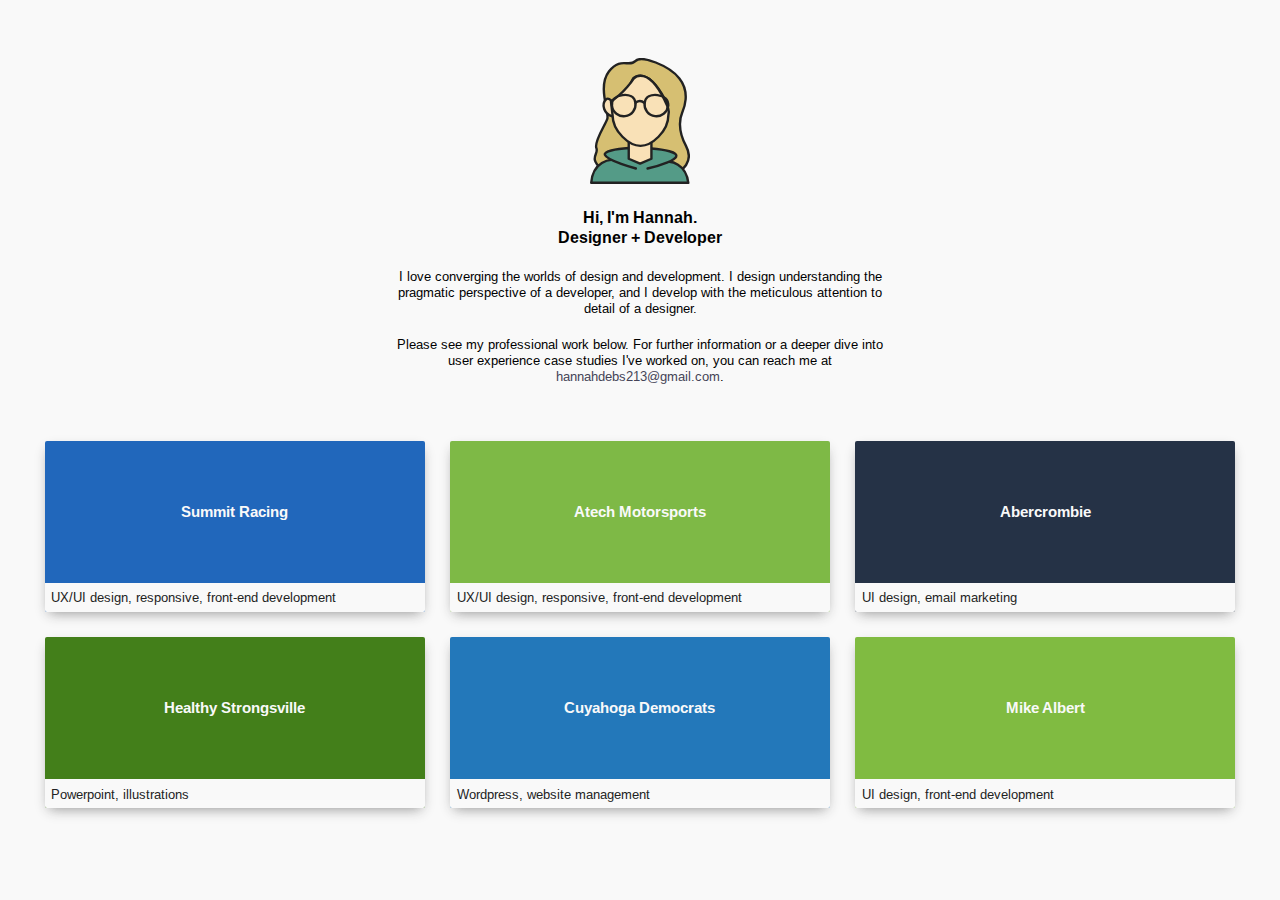
<file: index.html>
<!DOCTYPE html>
<html lang="en-us">
  <head>
    <!-- Global site tag (gtag.js) - Google Analytics -->
    <script async src="https://www.googletagmanager.com/gtag/js?id=UA-117753368-2"></script>
    <script>
      window.dataLayer = window.dataLayer || [];
      function gtag(){dataLayer.push(arguments);}
      gtag('js', new Date());

      gtag('config', 'UA-117753368-2');
    </script>
  
    <meta charset="utf-8">
    <meta http-equiv="X-UA-Compatible" content="IE=EDGE">
    <meta name="viewport" content="width=device-width, initial-scale=1">
    <title>Hannah Debenham</title> 
    <!-- CSS -->
    <link rel="stylesheet" href="code/styles/style.css">  
</head>
    
<body>
<!-- STICKY HEADER -->    
<header>
<!--    <div class="top-nav">
        <ul class="nav-wrap">
            <li><a href="#">Home</a></li>
            <ul>
                <li><a href="#">Work</a></li>
                <li><a href="#">Creative</a></li>
                <li><a href="#">About Me</a></li>
            </ul>    
        </ul>   
    </div>-->
</header>
    
<!-- INTRO SECTION -->    
<section class="intro">
    <img src="debs-icon-1.svg">
    <h2>Hi, I'm Hannah.</h2>
    <h2>Designer + Developer</h2>
    <p>I love converging the worlds of design and development. I design understanding the pragmatic perspective of a developer, and I develop with the meticulous attention to detail of a designer. </p>
    <p>Please see my professional work below. For further information or a deeper dive into user experience case studies I've worked on, you can reach me at <a href="mailto:hannahdebs213@gmail.com">hannahdebs213@gmail.com</a>.</p>
</section>

<!-- WORK SECTION -->
<section>
    <div class="work-wrap">
        <a href="#" id="sre-btn" class="work-item"><div class="summit-racing">
            <h3>Summit Racing</h3>
            <div class="description">
                <p>UX/UI design, responsive, front-end development</p>
            </div>
        </div>
        </a>  
        
        <a href="#" id="ams-btn" class="work-item">
        <div class="ams">
            <h3>Atech Motorsports</h3>
            <div class="description">
                <p>UX/UI design, responsive, front-end development</p>
            </div>
        </div>
        </a>
        
        <a href="#" id="anf-btn" class="work-item">
        <div class="abercrombie">
            <h3>Abercrombie</h3>
            <div class="description">
                <p>UI design, email marketing</p>
            </div>
        </div>
        </a>
        
        <a href="#" id="hstr-btn" class="work-item">
        <div class="healthy-strongsville">
            <h3>Healthy Strongsville</h3>
            <div class="description">
                <p>Powerpoint, illustrations</p>
            </div>
        </div>
        </a>
        
        <a href="#" id="ccdp-btn" class="work-item">
        <div class="ccdp">
            <h3>Cuyahoga Democrats</h3>
            <div class="description">
                <p>Wordpress, website management</p>
            </div>
        </div>
        </a>    
        
        <a href="#" id="ma-btn" class="work-item">    
        <div class="mike-albert">
            <h3>Mike Albert</h3>
            <div class="description">
                <p>UI design, front-end development</p>
            </div>
        </div>
        </a>    
    </div>
</section>
    
<!-- WORK MODALS -->
    <!-- SRE -->
<div id="sre-modal" class="work-modal">
    <div class="modal-content">
        <div class="modal-head">
            <span class="close">&times;</span>
            <h1>Summit</h1>
        </div>
        <div class="modal-body">
            <div class="work-description">
                <h3>Summit Racing</h3>
                <p>As a web designer for Summit Racing Equipment, I doubled as designer and developer. For Summit's full-site redesign, my role was to design a dynamic homepage that would allow the marketing team the ability to change content and format as they saw fit.</p>

                <p>To accomplish this task, I used Adobe Photoshop and Illustrator for prototyping and mockups. I used HTML, CSS (Sass) and JavaScript, to build this page.</p>

                <p>I also worked on an internal project to redesign the company's order processing software. My role was to develop, conduct and analyze user tests.</p>
                
                <a href="www.summitracing.com" target="_blank">Visit The Website</a>
            </div>
            
            <img src="sre-D-comps.png">

        </div>
    </div>    
</div>
    <!-- AMS -->
<div id="ams-modal" class="work-modal">
    <div class="modal-content">
        <div class="modal-head">
            <span class="close">&times;</span>
            <h1>Atech</h1>
        </div>
        <div class="modal-body">
            <div class="work-description">
                <h3>Atech Motorsports</h3>
                <p>While working with Atech, I helped to update the website, both in design and tech. I was the lead designer for a partial-site redesign. Atech updated from a website available to view from the public to a customer-only access site. My role was to create a landing page that enticed potential customers and to simplify the application process. </p>

                <p>To accomplish this task, I used Adobe Photoshop and Illustrator for prototyping and mockups. I used HTML, CSS (Sass) and JavaScript, to build these pages.</p>

                <p>Atech was a unique company to work with. As a B2B company, there were multiple user experiences to consider and the constraints of what could be shown to the customer differed from that of a B2C company. I really enjoyed working on this project.</p>
                
                <a href="https://www.atechmotorsports.com/" target="_blank">Visit The Website</a>
            </div>
            
            <img src="ams-D-comps.png">

        </div>
    </div>    
</div>    
    <!-- ABERCROMBIE -->
<div id="anf-modal" class="work-modal">
    <div class="modal-content">
        <div class="modal-head">
            <span class="close">&times;</span>
            <h1>Abercrombie</h1>
        </div>
        <div class="modal-body">
            <div class="work-description">
                <h3>Abercrombie &amp; Fitch</h3>
                <p>My role at Abercrombie was to design homepage marketing layouts. I had to adhere to brand guidelines and follow seasonal stories. </p>

                <p>To accomplish this role, I used Adobe Photoshop and Illustrator for prototyping and mockups. I worked with photographers and videographers to coordinate specific images and product stories.</p>

                <p>Another role of mine was to prepare seasonal design assets for the Black Friday/Cyber Monday sale.</p>
                
                <a href="www.abercrombie.com" target="_blank">Visit The Website</a>
            </div>
            
            <img src="anf-D-comps.png">
            
        </div>
    </div>    
</div>
    <!-- HEALTHY STRONGSVILLE -->
<div id="hstr-modal" class="work-modal">
    <div class="modal-content">
        <div class="modal-head">
            <span class="close">&times;</span>
            <h1>Healthy Strongsville</h1>
        </div>
        <div class="modal-body">
            <div class="work-description">
                <h3>Healthy Strongsville</h3>
                <p>For this project, I helped out a health insurance brokerage in its efforts to become the health insurance consultants to the city of Strongsville. I created an interactive presentation using Microsoft Powerpoint and custom illustrations depicting the city's historical buildings.</p>
            </div>
            
            <img src="hstr-D-comps.png">

        </div>
    </div>    
</div>
    <!-- CCDP -->
<div id="ccdp-modal" class="work-modal">
    <div class="modal-content">
        <div class="modal-head">
            <span class="close">&times;</span>
            <h1>CCDP</h1>
        </div>
        <div class="modal-body">
            <div class="work-description">
                <h3>Cuyahoga Democrats</h3>
                <p>As the Cuyahoga Democrats were transitioning to a new website, they brought me on to help transfer and update content. I worked alongside the designer in creating new pages and updating functionality. </p>

                <p>Now that the new site has launched, I am responsible for maintaining it.</p>
                
                <a href="www.cuydem.com" target="_blank">Visit The Website</a>
            </div>
            
            <img src="CCDP-D-comps.png">
        </div>
    </div>    
</div>    
    <!-- MIKE ALBERT -->
<div id="ma-modal" class="work-modal">
    <div class="modal-content">
        <div class="modal-head">
            <span class="close">&times;</span>
            <h1>Mike Albert</h1>
        </div>
        <div class="modal-body">
            <div class="work-description">
                <h3>Mike Albert Fleet Solutions</h3>
                <p>While working with Mike Albert, I helped to visualize data and design user flows for the company's telematics and fleet management software, Overdrive.</p>

                <p>To accomplish this task, I used Adobe Photoshop and Illustrator for prototyping and mockups. I used HTML, CSS (Sass) and JavaScript, to build these pages and features.</p>
                
                <p>*Overdrive is not available for public viewing. Please visit Mike Albert's marketing website for further information.</p>
                
                <a href="https://www.mikealbert.com/" target="_blank">Visit The Website</a>
            </div>
            
            <img src="MA-D-comps.png">
            
        </div>
    </div>    
</div>    
    
    
</body>
<script type="text/javascript" src="code/javascript/main.js"></script> 
</html>
</file>
<file: code/styles/style.css>
/******* MAIN STYLE SHEET FOR PORTFOLIO ******/
@import url("https://fonts.googleapis.com/css?family=Arimo:400,700|Raleway:700&display=swap");
/* line 1, /Users/hannahdebenham/Code/Portfolio/code/styles/base/_reset.scss */
*,
*::before,
*::after {
  box-sizing: border-box; }

/* line 7, /Users/hannahdebenham/Code/Portfolio/code/styles/base/_reset.scss */
html {
  font-size: 16px; }

/* line 11, /Users/hannahdebenham/Code/Portfolio/code/styles/base/_reset.scss */
a {
  text-decoration: none;
  cursor: pointer; }

/* line 16, /Users/hannahdebenham/Code/Portfolio/code/styles/base/_reset.scss */
button {
  background-color: transparent;
  color: inherit;
  border-width: 0;
  padding: 0;
  cursor: pointer; }

/* line 24, /Users/hannahdebenham/Code/Portfolio/code/styles/base/_reset.scss */
ul, ol {
  margin: 0;
  padding: 0;
  list-style: none; }

/* line 30, /Users/hannahdebenham/Code/Portfolio/code/styles/base/_reset.scss */
li {
  text-decoration: none; }

/* line 34, /Users/hannahdebenham/Code/Portfolio/code/styles/base/_reset.scss */
h1, h2, h3, h4, h5, h6 {
  margin: 0;
  font-size: inherit;
  font-weight: inherit; }

/* line 40, /Users/hannahdebenham/Code/Portfolio/code/styles/base/_reset.scss */
p {
  margin: 0; }

/***** VARIABLES *****/
/***** COLORS *****/
/***** 12 COLUMN GRID *****/
/* line 5, /Users/hannahdebenham/Code/Portfolio/code/styles/layout/_grid.scss */
.row:after {
  display: block;
  clear: both;
  content: ''; }

/* line 14, /Users/hannahdebenham/Code/Portfolio/code/styles/layout/_grid.scss */
.row + .row {
  margin-top: 3%; }

/* line 19, /Users/hannahdebenham/Code/Portfolio/code/styles/layout/_grid.scss */
[class^="col-"] {
  float: left;
  margin-right: 3%; }
  /* line 23, /Users/hannahdebenham/Code/Portfolio/code/styles/layout/_grid.scss */
  [class^="col-"]:last-child {
    margin-right: 0; }

/* line 28, /Users/hannahdebenham/Code/Portfolio/code/styles/layout/_grid.scss */
.col-1 {
  width: 5.58333%; }

/* line 32, /Users/hannahdebenham/Code/Portfolio/code/styles/layout/_grid.scss */
.col-2 {
  width: 14.16667%; }

/* line 36, /Users/hannahdebenham/Code/Portfolio/code/styles/layout/_grid.scss */
.col-3 {
  width: 22.75%; }

/* line 40, /Users/hannahdebenham/Code/Portfolio/code/styles/layout/_grid.scss */
.col-4 {
  width: 31.33333%; }

/* line 44, /Users/hannahdebenham/Code/Portfolio/code/styles/layout/_grid.scss */
.col-5 {
  width: 39.91667%; }

/* line 48, /Users/hannahdebenham/Code/Portfolio/code/styles/layout/_grid.scss */
.col-6 {
  width: 48.5%; }

/* line 52, /Users/hannahdebenham/Code/Portfolio/code/styles/layout/_grid.scss */
.col-7 {
  width: 57.08333%; }

/* line 56, /Users/hannahdebenham/Code/Portfolio/code/styles/layout/_grid.scss */
.col-8 {
  width: 65.66667%; }

/* line 60, /Users/hannahdebenham/Code/Portfolio/code/styles/layout/_grid.scss */
.col-9 {
  width: 74.25%; }

/* line 64, /Users/hannahdebenham/Code/Portfolio/code/styles/layout/_grid.scss */
.col-10 {
  width: 82.83333%; }

/* line 68, /Users/hannahdebenham/Code/Portfolio/code/styles/layout/_grid.scss */
.col-11 {
  width: 91.41667%; }

/* line 72, /Users/hannahdebenham/Code/Portfolio/code/styles/layout/_grid.scss */
.col-12 {
  width: 100%; }

/***** MEDIA QUERIES *****/
/***** BASIC LAYOUT STYLES *****/
/***** TOP NAVIGATION *****/
/* line 6, /Users/hannahdebenham/Code/Portfolio/code/styles/layout/_layout.scss */
ul.nav-wrap {
  display: flex;
  justify-content: space-between;
  padding: 1.5rem; }
  /* line 11, /Users/hannahdebenham/Code/Portfolio/code/styles/layout/_layout.scss */
  ul.nav-wrap ul {
    display: flex;
    justify-content: flex-end; }
    /* line 15, /Users/hannahdebenham/Code/Portfolio/code/styles/layout/_layout.scss */
    ul.nav-wrap ul li {
      margin-left: 1.5rem; }

/***** INTRO *****/
/* line 22, /Users/hannahdebenham/Code/Portfolio/code/styles/layout/_layout.scss */
.intro {
  padding-top: 50px;
  text-align: center; }
  /* line 26, /Users/hannahdebenham/Code/Portfolio/code/styles/layout/_layout.scss */
  .intro svg, .intro img {
    max-width: 100px;
    margin-bottom: 20px; }
  /* line 31, /Users/hannahdebenham/Code/Portfolio/code/styles/layout/_layout.scss */
  .intro p {
    max-width: 80%;
    margin: 20px auto; }
  @media (min-width: 992px) {
    /* line 37, /Users/hannahdebenham/Code/Portfolio/code/styles/layout/_layout.scss */
    .intro p {
      max-width: 40%; } }

/***** WORK *****/
/* line 45, /Users/hannahdebenham/Code/Portfolio/code/styles/layout/_layout.scss */
div.work-wrap {
  display: flex;
  justify-content: space-around;
  flex-wrap: wrap;
  padding: 1.5rem; }
  /* line 51, /Users/hannahdebenham/Code/Portfolio/code/styles/layout/_layout.scss */
  div.work-wrap .work-item {
    margin: .8rem;
    display: flex;
    flex-direction: column;
    justify-content: center;
    align-items: center;
    flex: 1 1 30%; }
    /* line 59, /Users/hannahdebenham/Code/Portfolio/code/styles/layout/_layout.scss */
    div.work-wrap .work-item div {
      width: 100%; }
    /* line 63, /Users/hannahdebenham/Code/Portfolio/code/styles/layout/_layout.scss */
    div.work-wrap .work-item h3 {
      margin: 4em 0;
      text-align: center; }
    /* line 68, /Users/hannahdebenham/Code/Portfolio/code/styles/layout/_layout.scss */
    div.work-wrap .work-item div.description {
      padding: .5em;
      justify-self: flex-end; }

/***** MEDIA QUERIES *****/
/***** GOOGLE FONTS: ARIMO & RALEWAY
       RALEWAY FOR H1
       ARIMO FOR OTHER HEADERS AND BODY COPY
*****/
/* line 8, /Users/hannahdebenham/Code/Portfolio/code/styles/partials/_type.scss */
h1 {
  font-family: 'Raleway', sans-serif;
  font-weight: 700;
  text-transform: uppercase; }

/* line 14, /Users/hannahdebenham/Code/Portfolio/code/styles/partials/_type.scss */
h2, h3, h4, h5, h6 {
  font-family: 'Arimo', sans-serif;
  font-weight: 700; }

/* line 19, /Users/hannahdebenham/Code/Portfolio/code/styles/partials/_type.scss */
h3 {
  font-size: 1.2em; }

/* line 24, /Users/hannahdebenham/Code/Portfolio/code/styles/partials/_type.scss */
p, a {
  font-family: 'Arimo', sans-serif;
  font-weight: 400;
  font-size: .8rem; }

/***** VARIABLES *****/
/***** COLORS *****/
/***** CSS ANIMATIONS *****/
/***** STYLESHEET FOR WORK MODALS *****/
/***** VARIABLES *****/
/***** COLORS *****/
/***** MEDIA QUERIES *****/
/* line 5, /Users/hannahdebenham/Code/Portfolio/code/styles/modules/_modals.scss */
.work-modal {
  width: 100%;
  height: 100%;
  position: fixed;
  top: 0;
  left: 0;
  z-index: 10;
  overflow: auto;
  background: #222222;
  background: rgba(32, 32, 32, 0.8); }

/* line 17, /Users/hannahdebenham/Code/Portfolio/code/styles/modules/_modals.scss */
.modal-content {
  width: 90%;
  margin: 5% auto;
  background-color: #f9f9f9;
  border-radius: 2px; }
  /* line 23, /Users/hannahdebenham/Code/Portfolio/code/styles/modules/_modals.scss */
  .modal-content .modal-head {
    width: 100%;
    height: 200px;
    position: relative;
    padding: 1.2rem; }
    /* line 29, /Users/hannahdebenham/Code/Portfolio/code/styles/modules/_modals.scss */
    .modal-content .modal-head h1 {
      position: absolute;
      color: #f9f9f9; }
  /* line 36, /Users/hannahdebenham/Code/Portfolio/code/styles/modules/_modals.scss */
  .modal-content .modal-body {
    padding: 1.2rem;
    display: flex;
    justify-content: space-around;
    flex-direction: column-reverse; }
    /* line 42, /Users/hannahdebenham/Code/Portfolio/code/styles/modules/_modals.scss */
    .modal-content .modal-body .work-description {
      max-width: 100%;
      padding-right: 1.2rem;
      margin-top: 50px; }
      /* line 46, /Users/hannahdebenham/Code/Portfolio/code/styles/modules/_modals.scss */
      .modal-content .modal-body .work-description h3 {
        color: #222222;
        padding-bottom: 5px;
        border-bottom: 3px solid #222222;
        margin-bottom: 20px; }
      /* line 52, /Users/hannahdebenham/Code/Portfolio/code/styles/modules/_modals.scss */
      .modal-content .modal-body .work-description p {
        margin-bottom: 10px;
        font-size: .7rem;
        line-height: .9rem; }
      /* line 57, /Users/hannahdebenham/Code/Portfolio/code/styles/modules/_modals.scss */
      .modal-content .modal-body .work-description p.footnote {
        font-size: .6rem; }
    /* line 63, /Users/hannahdebenham/Code/Portfolio/code/styles/modules/_modals.scss */
    .modal-content .modal-body img {
      width: 100%; }

/* line 69, /Users/hannahdebenham/Code/Portfolio/code/styles/modules/_modals.scss */
.close {
  color: #f9f9f9;
  float: right;
  font-size: 28px;
  font-weight: bold;
  cursor: pointer; }

/***** BACKGROUND COLORS *****/
/* line 79, /Users/hannahdebenham/Code/Portfolio/code/styles/modules/_modals.scss */
#sre-modal .modal-head {
  background-color: #2167bb; }

/* line 85, /Users/hannahdebenham/Code/Portfolio/code/styles/modules/_modals.scss */
#ams-modal .modal-head {
  background-color: #7eb946; }

/* line 91, /Users/hannahdebenham/Code/Portfolio/code/styles/modules/_modals.scss */
#anf-modal .modal-head {
  background-color: #253246; }

/* line 97, /Users/hannahdebenham/Code/Portfolio/code/styles/modules/_modals.scss */
#hstr-modal .modal-head {
  background-color: #437f1a; }

/* line 103, /Users/hannahdebenham/Code/Portfolio/code/styles/modules/_modals.scss */
#ccdp-modal .modal-head {
  background-color: #2378ba; }

/* line 109, /Users/hannahdebenham/Code/Portfolio/code/styles/modules/_modals.scss */
#ma-modal .modal-head {
  background-color: #80bb41; }

/* line 115, /Users/hannahdebenham/Code/Portfolio/code/styles/modules/_modals.scss */
#sre-modal, #ams-modal, #hstr-modal, #ma-modal, #ccdp-modal {
  display: none; }
  /* line 118, /Users/hannahdebenham/Code/Portfolio/code/styles/modules/_modals.scss */
  #sre-modal h1, #ams-modal h1, #hstr-modal h1, #ma-modal h1, #ccdp-modal h1 {
    bottom: -11px;
    font-size: 3em;
    left: 50%;
    transform: translateX(-50%);
    white-space: nowrap; }

/* line 127, /Users/hannahdebenham/Code/Portfolio/code/styles/modules/_modals.scss */
#hstr-modal, #anf-modal {
  display: none; }
  /* line 130, /Users/hannahdebenham/Code/Portfolio/code/styles/modules/_modals.scss */
  #hstr-modal h1, #anf-modal h1 {
    bottom: -7px;
    font-size: 2em;
    left: 50%;
    transform: translateX(-50%);
    white-space: nowrap; }

/***** MEDIA QUERIES *****/
/***** MEDIUM *****/
@media (min-width: 768px) {
  /* line 144, /Users/hannahdebenham/Code/Portfolio/code/styles/modules/_modals.scss */
  .modal-content .modal-body {
    justify-content: space-around;
    align-content: center;
    flex-direction: row; }
    /* line 149, /Users/hannahdebenham/Code/Portfolio/code/styles/modules/_modals.scss */
    .modal-content .modal-body .work-description {
      max-width: 300px; }
    /* line 153, /Users/hannahdebenham/Code/Portfolio/code/styles/modules/_modals.scss */
    .modal-content .modal-body img {
      max-width: 50%;
      margin-top: -15%;
      z-index: 3; }
  /* line 164, /Users/hannahdebenham/Code/Portfolio/code/styles/modules/_modals.scss */
  #ma-modal img, #hstr-modal img {
    margin-top: 0; }
  /* line 172, /Users/hannahdebenham/Code/Portfolio/code/styles/modules/_modals.scss */
  #sre-modal .modal-head h1, #ams-modal .modal-head h1, #ccdp-modal .modal-head h1, #ma-modal .modal-head h1 {
    bottom: -20px;
    font-size: 5em;
    left: 1.2rem;
    transform: translateX(0); }
  /* line 183, /Users/hannahdebenham/Code/Portfolio/code/styles/modules/_modals.scss */
  #anf-modal .modal-head h1, #hstr-modal .modal-head h1 {
    bottom: -10px;
    font-size: 2.7em;
    left: 1.2rem;
    transform: translateX(0); } }

/***** LARGE *****/
@media (min-width: 992px) {
  /* line 197, /Users/hannahdebenham/Code/Portfolio/code/styles/modules/_modals.scss */
  .modal-content .modal-body .work-description {
    max-width: 400px; }
  /* line 205, /Users/hannahdebenham/Code/Portfolio/code/styles/modules/_modals.scss */
  #anf-modal .modal-head h1, #hstr-modal .modal-head h1 {
    bottom: -13px;
    font-size: 3.5em;
    left: 1.2rem;
    transform: translateX(0); } }

/***** X-SMALL ONLY *****/
@media (max-width: 575.99px) {
  /* line 220, /Users/hannahdebenham/Code/Portfolio/code/styles/modules/_modals.scss */
  .modal-content .modal-head {
    height: 100px; } }

/* line 11, /Users/hannahdebenham/Code/Portfolio/code/styles/style.scss */
html {
  background-color: #f9f9f9; }

/* line 16, /Users/hannahdebenham/Code/Portfolio/code/styles/style.scss */
a {
  color: #444356; }

/* line 20, /Users/hannahdebenham/Code/Portfolio/code/styles/style.scss */
a:hover {
  color: #716f90; }

/***** TOP NAVIGATION *****/
/***** WORK *****/
/* line 28, /Users/hannahdebenham/Code/Portfolio/code/styles/style.scss */
.work-item > div {
  border-radius: 2px;
  box-shadow: 0px 5px 12px -4px rgba(34, 34, 34, 0.47); }
  /* line 31, /Users/hannahdebenham/Code/Portfolio/code/styles/style.scss */
  .work-item > div h3 {
    color: #f9f9f9; }
  /* line 35, /Users/hannahdebenham/Code/Portfolio/code/styles/style.scss */
  .work-item > div div.description {
    background-color: #f9f9f9;
    border-radius: 0 0 2px 2px; }
    /* line 38, /Users/hannahdebenham/Code/Portfolio/code/styles/style.scss */
    .work-item > div div.description p {
      color: #222222; }

/* line 44, /Users/hannahdebenham/Code/Portfolio/code/styles/style.scss */
.summit-racing {
  background-color: #2167bb; }

/* line 48, /Users/hannahdebenham/Code/Portfolio/code/styles/style.scss */
.ams {
  background-color: #7eb946; }

/* line 52, /Users/hannahdebenham/Code/Portfolio/code/styles/style.scss */
.abercrombie {
  background-color: #253246; }

/* line 56, /Users/hannahdebenham/Code/Portfolio/code/styles/style.scss */
.healthy-strongsville {
  background-color: #437f1a; }

/* line 60, /Users/hannahdebenham/Code/Portfolio/code/styles/style.scss */
.mike-albert {
  background-color: #80bb41; }

/* line 64, /Users/hannahdebenham/Code/Portfolio/code/styles/style.scss */
.ccdp {
  background-color: #2378ba; }

/*# sourceMappingURL=style.css.map */
</file>
